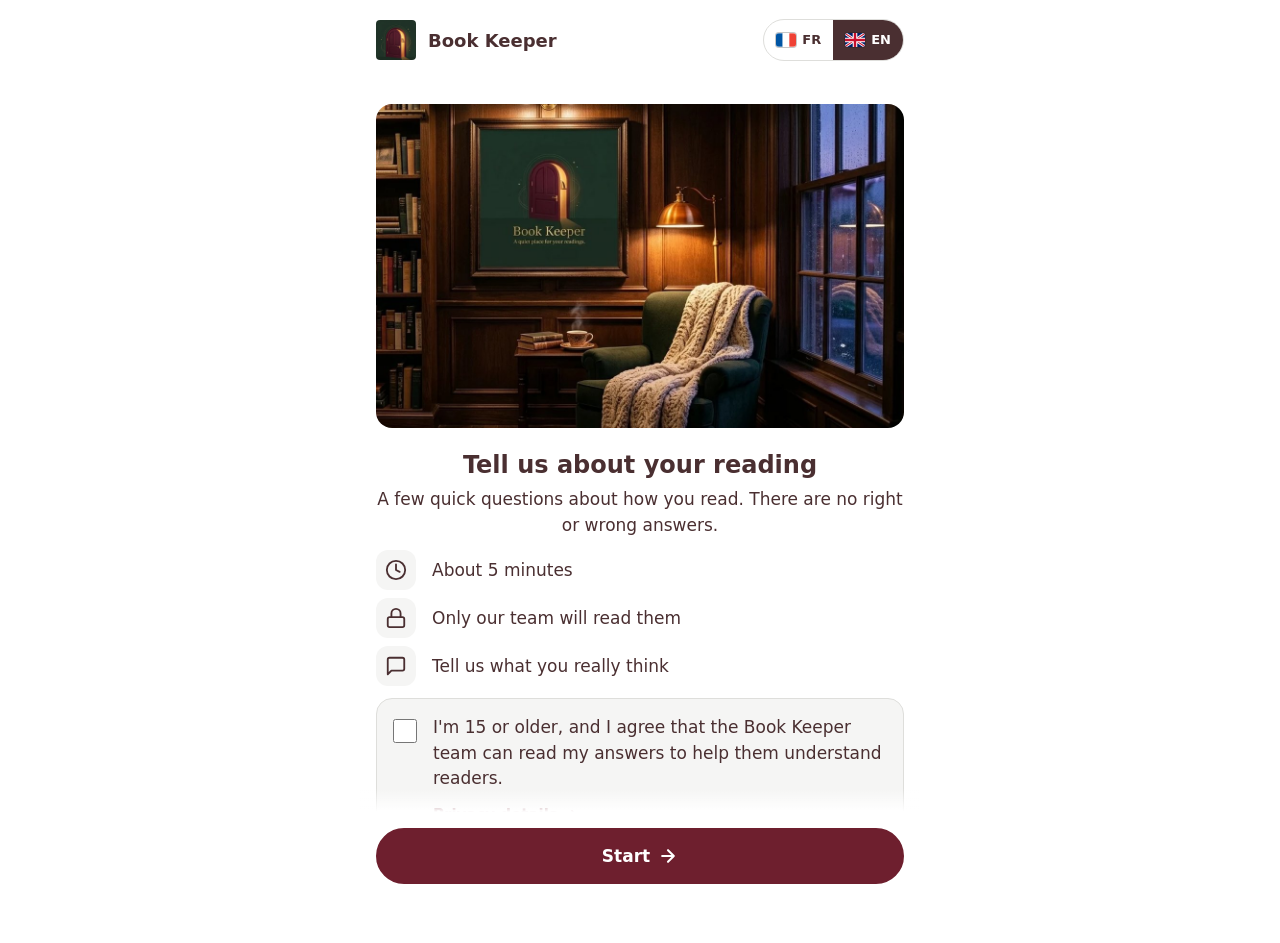
<file: bookiner/index.html>
<!doctype html>
<html lang="fr">
<head>
<meta charset="utf-8">
<meta name="viewport" content="width=device-width, initial-scale=1, interactive-widget=resizes-content">
<title>Parle-nous de tes lectures · Book Keeper</title>
<meta name="description" content="Quelques questions sur la façon dont tu notes tes lectures. Réservé à nos proches, 5 minutes.">
<meta name="robots" content="noindex, nofollow">
<meta property="og:type" content="website">
<meta property="og:site_name" content="Book Keeper">
<meta property="og:locale" content="fr_FR">
<meta property="og:locale:alternate" content="en_US">
<meta property="og:title" content="Parle-nous de tes lectures">
<meta property="og:description" content="5 minutes pour nous aider à imaginer un carnet de lecture privé, sans compte et sans internet.">
<meta property="og:url" content="https://bookkeeperapp.app/bookiner/">
<meta property="og:image" content="https://bookkeeperapp.app/bookiner/og-bookiner.jpg">
<meta property="og:image:type" content="image/jpeg">
<meta property="og:image:width" content="1200">
<meta property="og:image:height" content="630">
<meta property="og:image:alt" content="Un coin lecture chaleureux avec le tableau Book Keeper : A quiet place for your readings.">
<meta name="twitter:card" content="summary_large_image">
<meta name="twitter:title" content="Parle-nous de tes lectures">
<meta name="twitter:description" content="5 minutes pour nous aider à imaginer un carnet de lecture privé, sans compte et sans internet.">
<meta name="twitter:image" content="https://bookkeeperapp.app/bookiner/og-bookiner.jpg">
<meta name="color-scheme" content="light">
<meta name="theme-color" content="#FFFFFF">
<link rel="icon" href="../favicon.svg" type="image/svg+xml">
<link rel="stylesheet" href="entretien.css">
</head>
<body class="is-intro">
<a class="skip" href="#app">Aller au contenu</a>
<header class="ent-top">
  <div class="ent-head">
    <p class="ent-brand"><img src="logo-porte-v2.png" alt="" width="40" height="40">Book Keeper</p>
  <button type="button" class="ent-lang" id="lang" aria-label="Langue : français. Appuyer pour passer en anglais."><span class="ent-lang-opt on" data-lang="fr" aria-hidden="true"><span class="ent-flag"><svg viewBox="0 0 24 16" aria-hidden="true" focusable="false"><rect width="8" height="16" fill="#0055A4"/><rect x="8" width="8" height="16" fill="#FFFFFF"/><rect x="16" width="8" height="16" fill="#EF4135"/></svg></span><span>FR</span></span><span class="ent-lang-opt" data-lang="en" aria-hidden="true"><span class="ent-flag"><svg viewBox="0 0 60 40" preserveAspectRatio="xMidYMid slice" aria-hidden="true" focusable="false"><rect width="60" height="40" fill="#012169"/><path d="M0 0 60 40M60 0 0 40" stroke="#FFFFFF" stroke-width="8"/><path d="M0 0 60 40M60 0 0 40" stroke="#C8102E" stroke-width="3"/><path d="M30 0v40M0 20h60" stroke="#FFFFFF" stroke-width="13"/><path d="M30 0v40M0 20h60" stroke="#C8102E" stroke-width="7"/></svg></span><span>EN</span></span></button>
  </div>
  <div class="ent-progress" id="progress" hidden>
    <div class="ent-progress-row"><p id="progress-text"></p><p id="progress-pct"></p></div>
    <div class="ent-progress-bar" role="progressbar" aria-valuemin="0" aria-valuemax="100" aria-valuenow="0" aria-label="Avancement du questionnaire"><span id="progress-fill"></span></div>
  </div>
  <div class="ent-bar">
    <button type="button" class="ent-back-top" id="back-top" hidden><svg viewBox="0 0 24 24" fill="none" stroke="currentColor" stroke-width="2.5" stroke-linecap="round" stroke-linejoin="round" aria-hidden="true"><path d="M19 12H5M12 19l-7-7 7-7"/></svg><span id="back-label">Retour</span></button>
  </div>
</header>
<main class="ent-main" id="app" tabindex="-1">
  <noscript><p>Ce questionnaire a besoin de JavaScript pour s'afficher. Écris-nous simplement tes réponses par message. / This questionnaire needs JavaScript. Just send us your answers by message.</p></noscript>
</main>
<script src="entretien.js" defer></script>
</body>
</html>
</file>
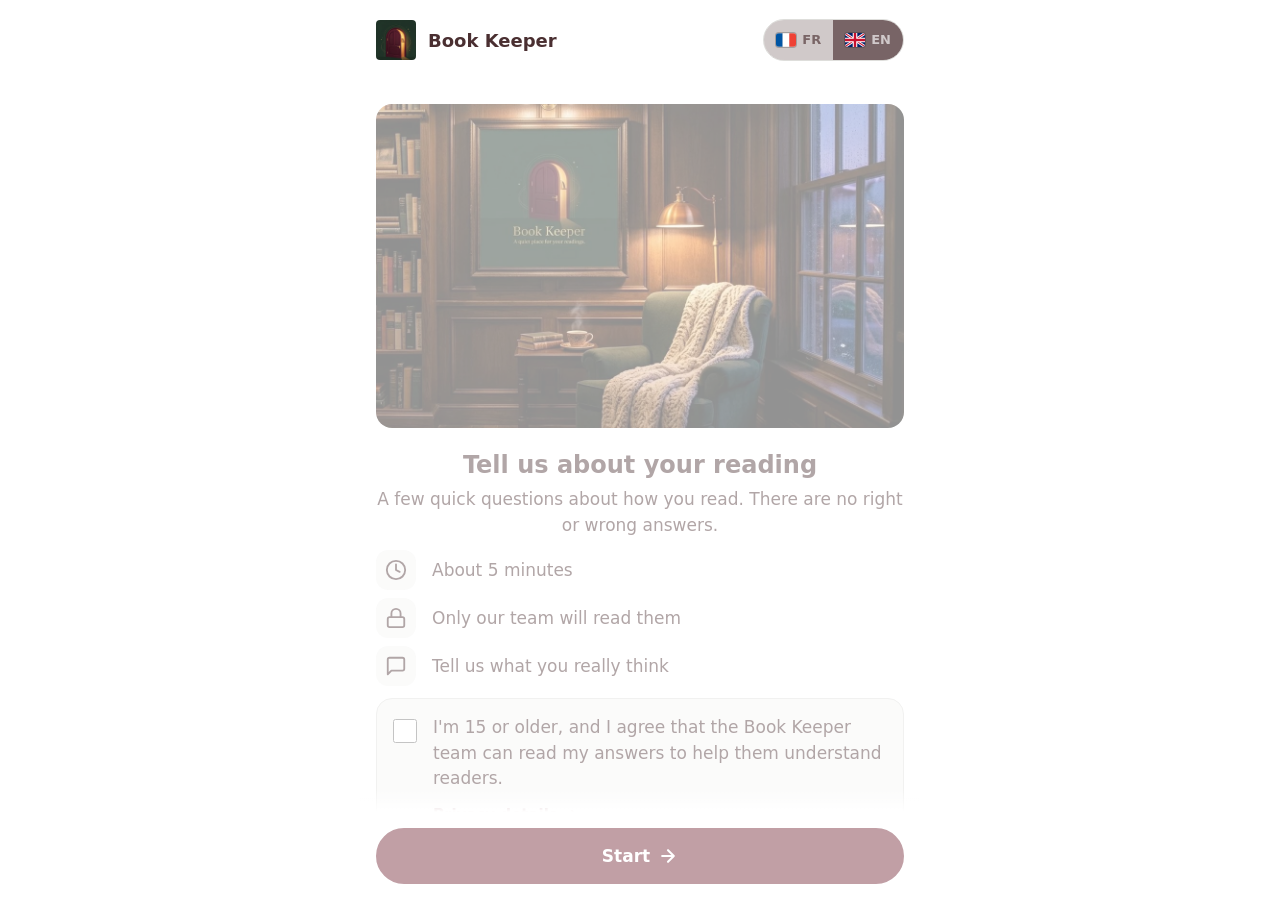
<file: bouquine/index.html>
<!doctype html>
<html lang="fr"><head><meta charset="utf-8"><meta name="robots" content="noindex, nofollow"><meta http-equiv="refresh" content="0; url=../bookiner/"><title>Parle-nous de tes lectures · Book Keeper</title>
<meta property="og:type" content="website">
<meta property="og:site_name" content="Book Keeper">
<meta property="og:locale" content="fr_FR">
<meta property="og:locale:alternate" content="en_US">
<meta property="og:title" content="Parle-nous de tes lectures">
<meta property="og:description" content="5 minutes pour nous aider à imaginer un carnet de lecture privé, sans compte et sans internet.">
<meta property="og:url" content="https://bookkeeperapp.app/bookiner/">
<meta property="og:image" content="https://bookkeeperapp.app/bookiner/og-bookiner.jpg">
<meta property="og:image:type" content="image/jpeg">
<meta property="og:image:width" content="1200">
<meta property="og:image:height" content="630">
<meta property="og:image:alt" content="Un coin lecture chaleureux avec le tableau Book Keeper : A quiet place for your readings.">
<meta name="twitter:card" content="summary_large_image">
<meta name="twitter:title" content="Parle-nous de tes lectures">
<meta name="twitter:description" content="5 minutes pour nous aider à imaginer un carnet de lecture privé, sans compte et sans internet.">
<meta name="twitter:image" content="https://bookkeeperapp.app/bookiner/og-bookiner.jpg">
</head>
<body><p><a href="../bookiner/">Continuer vers le questionnaire</a></p></body></html>
</file>
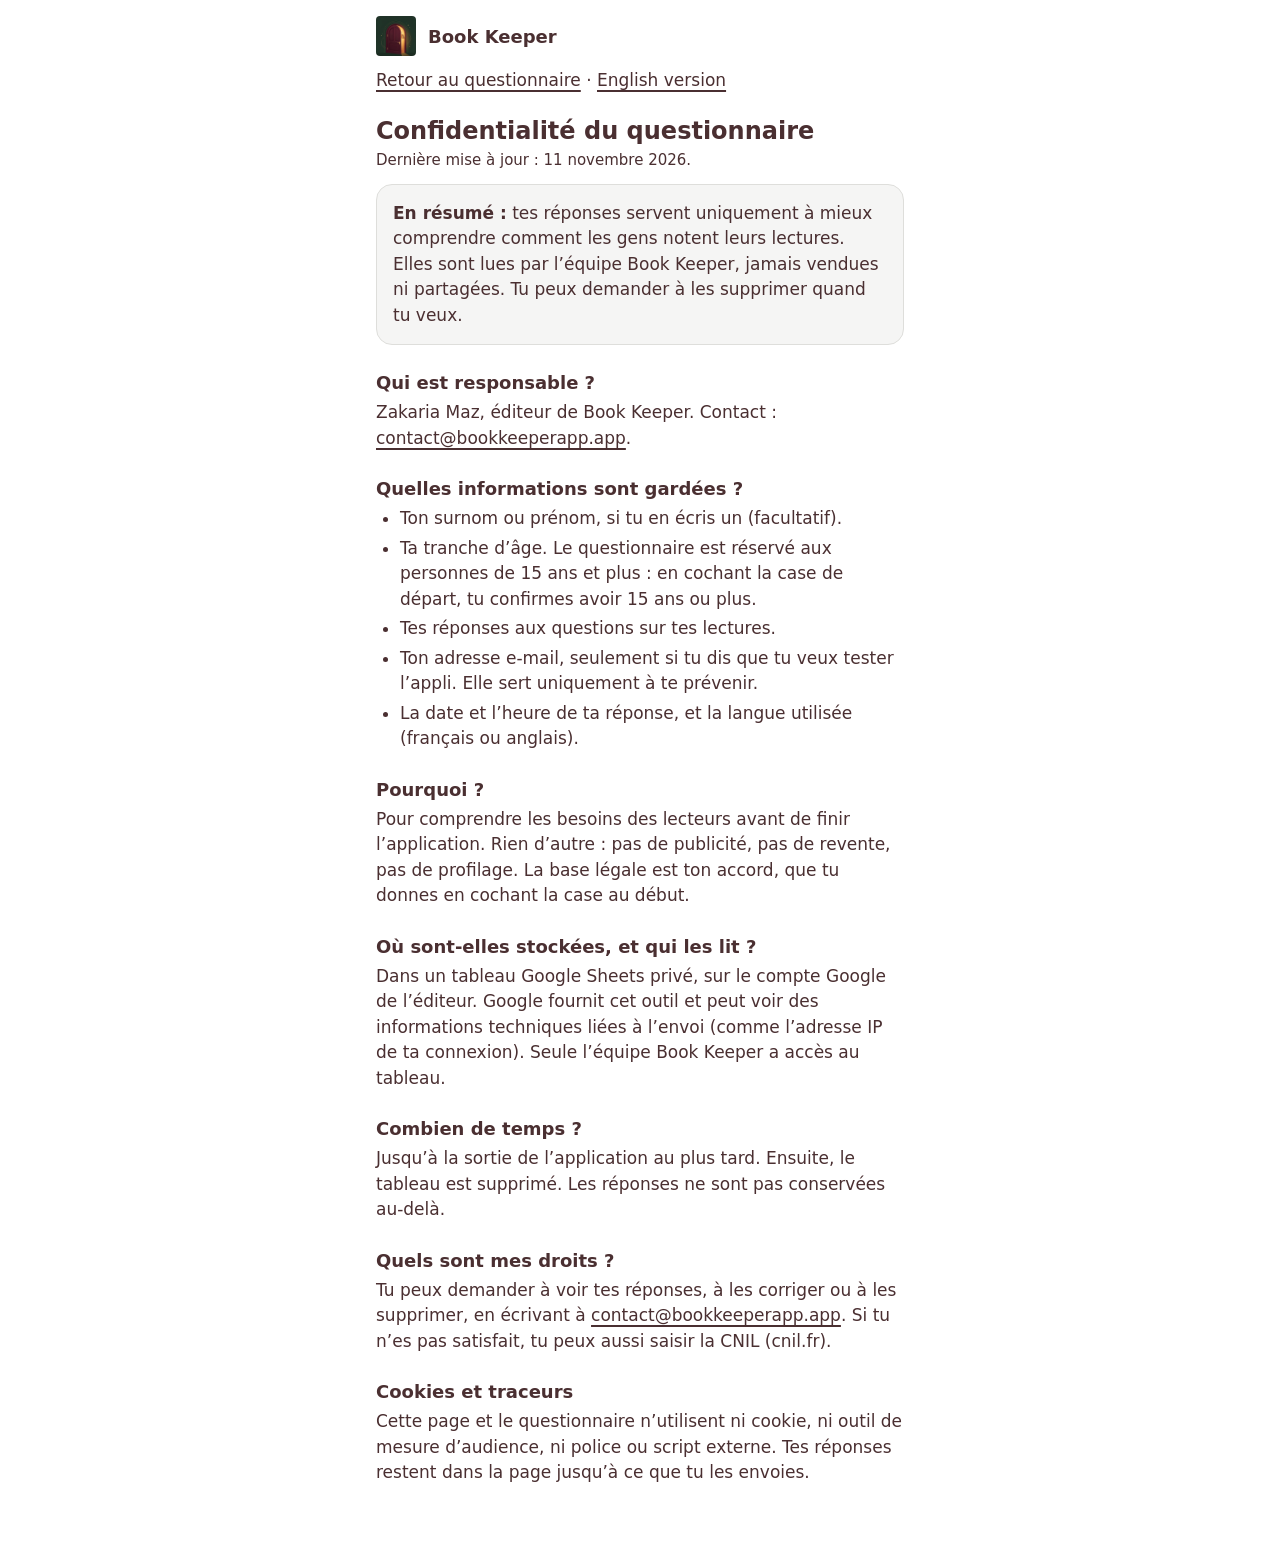
<file: bookiner/confidentialite.html>
<!DOCTYPE html>
<html lang="fr">
<head>
<meta charset="utf-8">
<meta name="viewport" content="width=device-width, initial-scale=1">
<title>Confidentialité du questionnaire · Book Keeper</title>
<meta name="robots" content="noindex, nofollow">
<meta name="color-scheme" content="light">
<link rel="icon" href="../favicon.svg" type="image/svg+xml">
<link rel="stylesheet" href="entretien.css">
</head>
<body>
<a class="skip" href="#contenu">Aller au contenu</a>
<main class="ent-doc" id="contenu">
  <p class="ent-brand"><img src="logo-porte-v2.png" alt="" width="40" height="40">Book Keeper</p>
  <nav class="ent-docnav"><a href="./">Retour au questionnaire</a> · <a href="privacy.html" lang="en">English version</a></nav>
  <h1>Confidentialité du questionnaire</h1>
  <p class="updated">Dernière mise à jour : 11 novembre 2026.</p>
  <div class="summary"><p><strong>En résumé :</strong> tes réponses servent uniquement à mieux comprendre comment les gens notent leurs lectures. Elles sont lues par l’équipe Book Keeper, jamais vendues ni partagées. Tu peux demander à les supprimer quand tu veux.</p></div>

  <h2>Qui est responsable ?</h2>
  <p>Zakaria Maz, éditeur de Book Keeper. Contact : <a href="mailto:contact@bookkeeperapp.app">contact@bookkeeperapp.app</a>.</p>

  <h2>Quelles informations sont gardées ?</h2>
  <ul>
    <li>Ton surnom ou prénom, si tu en écris un (facultatif).</li>
    <li>Ta tranche d’âge. Le questionnaire est réservé aux personnes de 15 ans et plus : en cochant la case de départ, tu confirmes avoir 15 ans ou plus.</li>
    <li>Tes réponses aux questions sur tes lectures.</li>
    <li>Ton adresse e-mail, seulement si tu dis que tu veux tester l’appli. Elle sert uniquement à te prévenir.</li>
    <li>La date et l’heure de ta réponse, et la langue utilisée (français ou anglais).</li>
  </ul>

  <h2>Pourquoi ?</h2>
  <p>Pour comprendre les besoins des lecteurs avant de finir l’application. Rien d’autre : pas de publicité, pas de revente, pas de profilage. La base légale est ton accord, que tu donnes en cochant la case au début.</p>

  <h2>Où sont-elles stockées, et qui les lit ?</h2>
  <p>Dans un tableau Google Sheets privé, sur le compte Google de l’éditeur. Google fournit cet outil et peut voir des informations techniques liées à l’envoi (comme l’adresse IP de ta connexion). Seule l’équipe Book Keeper a accès au tableau.</p>

  <h2>Combien de temps ?</h2>
  <p>Jusqu’à la sortie de l’application au plus tard. Ensuite, le tableau est supprimé. Les réponses ne sont pas conservées au-delà.</p>

  <h2>Quels sont mes droits ?</h2>
  <p>Tu peux demander à voir tes réponses, à les corriger ou à les supprimer, en écrivant à <a href="mailto:contact@bookkeeperapp.app">contact@bookkeeperapp.app</a>. Si tu n’es pas satisfait, tu peux aussi saisir la CNIL (cnil.fr).</p>

  <h2>Cookies et traceurs</h2>
  <p>Cette page et le questionnaire n’utilisent ni cookie, ni outil de mesure d’audience, ni police ou script externe. Tes réponses restent dans la page jusqu’à ce que tu les envoies.</p>
</main>
</body>
</html>
</file>
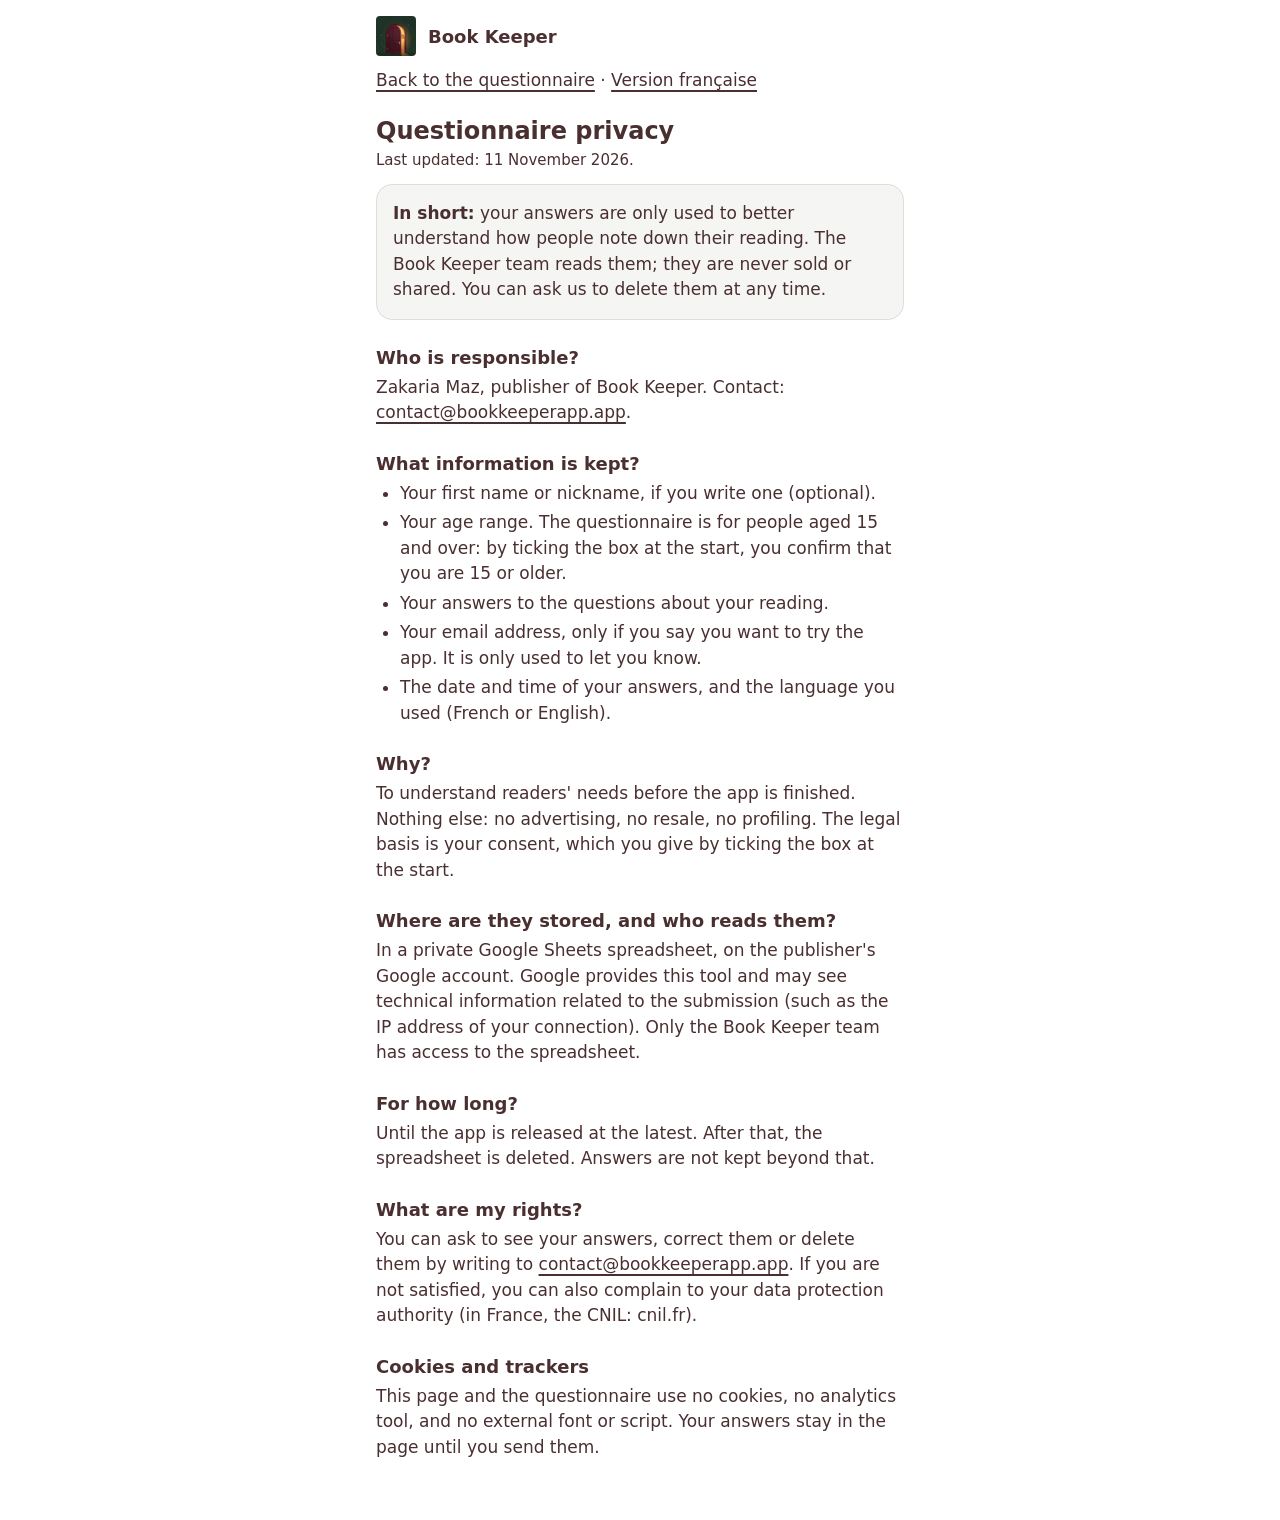
<file: bookiner/privacy.html>
<!DOCTYPE html>
<html lang="en">
<head>
<meta charset="utf-8">
<meta name="viewport" content="width=device-width, initial-scale=1">
<title>Questionnaire privacy · Book Keeper</title>
<meta name="robots" content="noindex, nofollow">
<meta name="color-scheme" content="light">
<link rel="icon" href="../favicon.svg" type="image/svg+xml">
<link rel="stylesheet" href="entretien.css">
</head>
<body>
<a class="skip" href="#content">Skip to content</a>
<main class="ent-doc" id="content">
  <p class="ent-brand"><img src="logo-porte-v2.png" alt="" width="40" height="40">Book Keeper</p>
  <nav class="ent-docnav"><a href="./?lang=en">Back to the questionnaire</a> · <a href="confidentialite.html" lang="fr">Version française</a></nav>
  <h1>Questionnaire privacy</h1>
  <p class="updated">Last updated: 11 November 2026.</p>
  <div class="summary"><p><strong>In short:</strong> your answers are only used to better understand how people note down their reading. The Book Keeper team reads them; they are never sold or shared. You can ask us to delete them at any time.</p></div>

  <h2>Who is responsible?</h2>
  <p>Zakaria Maz, publisher of Book Keeper. Contact: <a href="mailto:contact@bookkeeperapp.app">contact@bookkeeperapp.app</a>.</p>

  <h2>What information is kept?</h2>
  <ul>
    <li>Your first name or nickname, if you write one (optional).</li>
    <li>Your age range. The questionnaire is for people aged 15 and over: by ticking the box at the start, you confirm that you are 15 or older.</li>
    <li>Your answers to the questions about your reading.</li>
    <li>Your email address, only if you say you want to try the app. It is only used to let you know.</li>
    <li>The date and time of your answers, and the language you used (French or English).</li>
  </ul>

  <h2>Why?</h2>
  <p>To understand readers' needs before the app is finished. Nothing else: no advertising, no resale, no profiling. The legal basis is your consent, which you give by ticking the box at the start.</p>

  <h2>Where are they stored, and who reads them?</h2>
  <p>In a private Google Sheets spreadsheet, on the publisher's Google account. Google provides this tool and may see technical information related to the submission (such as the IP address of your connection). Only the Book Keeper team has access to the spreadsheet.</p>

  <h2>For how long?</h2>
  <p>Until the app is released at the latest. After that, the spreadsheet is deleted. Answers are not kept beyond that.</p>

  <h2>What are my rights?</h2>
  <p>You can ask to see your answers, correct them or delete them by writing to <a href="mailto:contact@bookkeeperapp.app">contact@bookkeeperapp.app</a>. If you are not satisfied, you can also complain to your data protection authority (in France, the CNIL: cnil.fr).</p>

  <h2>Cookies and trackers</h2>
  <p>This page and the questionnaire use no cookies, no analytics tool, and no external font or script. Your answers stay in the page until you send them.</p>
</main>
</body>
</html>
</file>
<file: bookiner/entretien.css>
/* Questionnaire Book Keeper : interface CLAIRE, police sans serif, icônes en trait.
   Une seule couleur forte : le bordeaux du bouton principal (#6E1F2E). Texte : bordeaux foncé du design system ; fonds : blanc et gris clair ; vert du design system pour les validations.
   Mobile d'abord. Espacements en multiples de 4 et 8, cibles tactiles >= 48 px. Aucune ressource externe. */
:root {
  color-scheme: light;
  --bg: #FFFFFF;
  --soft: #F5F5F4;
  --line: #DEDEDB;
  --text: #4A2F31; /* bordeaux foncé du design system (bo900) : plus de noir ni de gris foncé */
  --text-2: #4A2F31;
  --ok-bg: #8FD3A4; /* vert vif du design system (foA300) : validation, remerciement */
  --ok: #1F4D33; /* vert forêt du design system (fo700) pour le trait du check */
  --wine: #6E1F2E;
  --wine-dark: #4A2F31; /* bordeaux foncé du design system (bo900) */
  --on-wine: #FFFFFF;
  --font: system-ui, -apple-system, "Segoe UI", Roboto, "Helvetica Neue", Arial, sans-serif;
}
* { box-sizing: border-box; }
[hidden] { display: none !important; }
html { -webkit-text-size-adjust: 100%; }
body { margin: 0; background: var(--bg); color: var(--text); font-family: var(--font); font-size: 1.0625rem; line-height: 1.5; min-height: 100vh; min-height: 100dvh; display: flex; flex-direction: column; caret-color: var(--text); accent-color: var(--text); }
::selection { background: var(--wine-dark); color: var(--bg); }
a { color: var(--text); text-decoration-thickness: 2px; text-underline-offset: 4px; }
:focus-visible { outline: 3px solid var(--wine-dark); outline-offset: 2px; border-radius: 8px; }
.skip { position: absolute; left: 16px; top: -80px; background: var(--wine-dark); color: var(--bg); padding: 12px 24px; border-radius: 999px; z-index: 10; font-weight: 600; }
.skip:focus { top: 16px; }

.ent-top { width: 100%; max-width: 560px; margin: 0 auto; padding: 16px 16px 0; }
.ent-brand { display: flex; align-items: center; gap: 12px; margin: 0; font-weight: 700; font-size: 1.125rem; }
.ent-brand img { width: 40px; height: 40px; border-radius: 4px; object-fit: cover; }
.ent-progress-row { display: flex; justify-content: space-between; margin: 0 0 8px; color: var(--text-2); font-size: 0.9375rem; }
.ent-progress-row p { margin: 0; }
.ent-progress-bar { height: 8px; border-radius: 8px; background: var(--soft); overflow: hidden; border: 1px solid var(--line); }
.ent-progress-bar span { display: block; height: 100%; width: 0; background: var(--wine-dark); border-radius: 8px; transition: width 200ms ease; }
.ent-back-top { grid-column: 1; justify-self: start; display: inline-flex; align-items: center; gap: 8px; min-height: 48px; margin: 0 0 0 -8px; padding: 0 8px; background: none; border: 0; color: var(--text-2); font: inherit; font-weight: 600; cursor: pointer; }
.ent-back-top svg { width: 20px; height: 20px; }

.ent-main { flex: 1; width: 100%; max-width: 560px; margin: 0 auto; padding: 8px 16px 0; display: flex; flex-direction: column; gap: 24px; outline: none; }
.ent-card { border: 1px solid var(--line); border-radius: 24px; padding: 24px 16px; background: var(--bg); box-shadow: 0 8px 24px rgba(74, 47, 49, 0.08); display: flex; flex-direction: column; gap: 16px; }
.ent-card h2 { margin: 0; font-size: 1.25rem; line-height: 1.3; font-weight: 700; text-wrap: pretty; outline: none; }
.ent-hint { margin: 0; color: var(--text-2); font-size: 0.9375rem; }
.ent-card h2 + .ent-hint { margin-top: -8px; }
.ent-field { display: flex; flex-direction: column; gap: 12px; border: 0; padding: 0; margin: 0; min-width: 0; }

/* Choix */
.ent-choice { display: block; position: relative; }
.ent-choice input { position: absolute; inset: 0; width: 100%; height: 100%; margin: 0; opacity: 0; cursor: pointer; }
.ent-opt { display: flex; align-items: center; gap: 16px; min-height: 64px; padding: 8px 16px 8px 12px; background: var(--bg); border: 2px solid var(--line); border-radius: 16px; }
.ent-opt-plain { padding-left: 16px; }
.ent-ico { flex: none; display: grid; place-items: center; width: 40px; height: 40px; border-radius: 12px; background: var(--soft); color: var(--text); }
.ent-ico svg { width: 22px; height: 22px; fill: none; stroke: currentColor; stroke-width: 2; stroke-linecap: round; stroke-linejoin: round; }
.ent-opt-text { flex: 1; font-weight: 600; line-height: 1.3; }
.ent-box { flex: none; display: grid; place-items: center; width: 24px; height: 24px; border-radius: 8px; border: 2px solid var(--line); background: var(--bg); color: var(--bg); }
.ent-box svg { width: 16px; height: 16px; fill: none; stroke: currentColor; stroke-width: 3; stroke-linecap: round; stroke-linejoin: round; }
.ent-choice input:checked + .ent-opt { border-color: var(--wine-dark); background: var(--soft); }
.ent-choice input:checked + .ent-opt .ent-box { background: var(--wine-dark); border-color: var(--wine-dark); }
.ent-choice input:disabled { cursor: not-allowed; }
.ent-choice input:disabled + .ent-opt { opacity: 0.5; }
.ent-choice input:focus-visible + .ent-opt { outline: 3px solid var(--wine-dark); outline-offset: 2px; }

/* Saisies */
.ent-input, .ent-textarea { width: 100%; min-height: 56px; padding: 12px 16px; font: inherit; color: var(--text); background: var(--bg); border: 2px solid var(--line); border-radius: 16px; }
.ent-textarea { min-height: 160px; resize: vertical; }
.ent-input:focus-visible, .ent-textarea:focus-visible { outline: 3px solid var(--wine-dark); outline-offset: 2px; border-color: var(--wine-dark); }
.ent-label { font-weight: 600; font-size: 0.9375rem; }

/* Boutons : seul le principal est bordeaux */
.ent-actions { display: flex; gap: 16px; position: sticky; bottom: var(--kb, 0px); z-index: 5; margin: auto -16px 0; padding: 16px 16px calc(16px + env(safe-area-inset-bottom)); background: var(--bg); }
.ent-actions::before { content: ''; position: absolute; left: 0; right: 0; bottom: 100%; height: 24px; background: linear-gradient(to top, var(--bg), rgba(255, 255, 255, 0)); pointer-events: none; }
.ent-btn { flex: 1; min-height: 56px; padding: 8px 24px; font: inherit; font-weight: 700; color: var(--on-wine); background: var(--wine); border: 2px solid var(--wine); border-radius: 999px; cursor: pointer; display: inline-flex; align-items: center; justify-content: center; gap: 8px; text-decoration: none; }
.ent-btn svg { width: 20px; height: 20px; fill: none; stroke: currentColor; stroke-width: 2.5; stroke-linecap: round; stroke-linejoin: round; }
.ent-btn.secondary { flex: 0 0 auto; color: var(--text); background: var(--bg); border-color: var(--line); }
.ent-btn[disabled] { opacity: 0.5; cursor: not-allowed; }
.ent-btn:focus-visible { outline: 3px solid var(--wine-dark); outline-offset: 3px; }
.ent-btn.ent-kb-only:not(:focus-visible) { position: absolute; width: 1px; height: 1px; padding: 0; margin: -1px; overflow: hidden; clip: rect(0 0 0 0); border: 0; white-space: nowrap; }
.ent-error { margin: 0; padding: 12px 16px; border: 2px solid var(--text); border-radius: 12px; background: var(--soft); font-weight: 600; }
.ent-note { margin: 0; color: var(--text-2); font-size: 0.9375rem; }

/* Accueil */
.ent-hero { margin: 0; }
.ent-hero img.photo { display: block; width: 100%; height: auto; aspect-ratio: 716 / 439; object-fit: cover; border-radius: 16px; background: var(--soft); }
.ent-intro-body { display: flex; flex-direction: column; gap: 12px; padding-top: 0; }
.ent-intro-body h1, .ent-intro-body .ent-sub { text-align: center; }
.ent-intro-body h1 { margin: 0; font-size: 1.5rem; line-height: 1.15; font-weight: 800; text-wrap: pretty; outline: none; }
.ent-intro-body p { margin: 0; color: var(--text-2); }
.ent-intro-body h1 + .ent-sub { margin-top: -4px; }
.ent-facts { list-style: none; margin: 0; padding: 0; display: flex; flex-direction: column; gap: 8px; }
.ent-facts li { display: flex; align-items: center; gap: 16px; }
.ent-consent { display: flex; flex-direction: column; gap: 12px; padding: 16px; border-radius: 16px; background: var(--soft); border: 1px solid var(--line); }
.ent-check { display: flex; align-items: flex-start; gap: 16px; cursor: pointer; }
.ent-consent a { color: var(--wine); font-weight: 600; }
.ent-check input { flex: none; width: 24px; height: 24px; margin: 4px 0 0; }

/* Fin */
.ent-done { align-items: center; text-align: center; }
.ent-done h2, .ent-done p { margin: 0; }
.ent-done h2 + p { margin-top: -8px; }
.ent-done .ent-ico { width: 64px; height: 64px; border-radius: 999px; background: var(--ok-bg); color: var(--ok); }
.ent-done .ent-ico svg { width: 32px; height: 32px; stroke-width: 3; }
.ent-share { margin-top: -8px; margin-bottom: 24px; align-items: stretch; }
.ent-share-img { display: block; width: 100%; height: auto; aspect-ratio: 1200 / 630; object-fit: cover; border-radius: 16px; border: 1px solid var(--line); }
.ent-card.ent-share h3 { margin: 0; font-size: 1.125rem; line-height: 1.3; font-weight: 700; text-wrap: pretty; }
.ent-share p { margin: 0; color: var(--text-2); }
.ent-share .ent-btn { flex: none; width: 100%; }

/* Pages texte (confidentialité) */
.ent-doc { width: 100%; max-width: 560px; margin: 0 auto; padding: 16px 16px 48px; }
.ent-doc h1 { margin: 24px 0 4px; font-size: 1.5rem; line-height: 1.15; font-weight: 800; }
.ent-doc h2 { margin: 24px 0 4px; font-size: 1.125rem; font-weight: 700; }
.ent-doc p, .ent-doc li { color: var(--text-2); }
.ent-doc p, .ent-doc ul, .ent-doc ol { margin: 0 0 12px; }
.ent-doc ul, .ent-doc ol { padding-left: 24px; }
.ent-doc li { margin: 0 0 4px; }
.ent-doc h1 + p, .ent-doc h2 + p, .ent-doc h2 + ul { margin-top: 0; }
.ent-doc .updated { font-size: 0.9375rem; }
.ent-doc .summary { padding: 16px; border-radius: 16px; background: var(--soft); border: 1px solid var(--line); color: var(--text); }
.ent-doc .summary p { margin: 0; color: var(--text); }

@media (prefers-reduced-motion: reduce) { .ent-progress-bar span { transition: none; } }
@media (min-width: 640px) { .ent-main { padding-top: 24px; } .ent-hero img.photo { display: block; width: 100%; height: auto; aspect-ratio: 716 / 439; object-fit: cover; border-radius: 16px; background: var(--soft); } }

body { padding-bottom: var(--kb, 0px); }

.ent-head { display: flex; align-items: center; justify-content: space-between; gap: 16px; min-height: 48px; margin: 0 0 16px; }
.ent-bar { display: flex; align-items: center; min-height: 48px; margin-top: 8px; }
.ent-bar:has(#back-top[hidden]) { display: none; }
.ent-lang { flex: none; display: inline-flex; padding: 0; overflow: hidden; border: 1px solid var(--line); border-radius: 999px; background: var(--bg); cursor: pointer; font: inherit; }
.ent-lang-opt { display: inline-flex; align-items: center; gap: 6px; min-height: 40px; padding: 0 12px; color: var(--text-2); font-size: 0.8125rem; font-weight: 700; transition: background 150ms ease, color 150ms ease; }
.ent-lang-opt.on { background: var(--wine-dark); color: var(--bg); }
.ent-lang:focus-visible { outline-offset: 3px; }
.ent-flag { display: block; width: 20px; height: 14px; border-radius: 3px; overflow: hidden; box-shadow: 0 0 0 1px rgba(23, 23, 23, 0.24); }
.ent-flag svg { display: block; width: 20px; height: 14px; }

.ent-main { transition: opacity 160ms ease; }
.ent-main.is-leaving { opacity: 0; }
.ent-main.is-entering { animation: ent-fade-in 320ms ease backwards; }
@keyframes ent-fade-in { from { opacity: 0; } to { opacity: 1; } }
@media (prefers-reduced-motion: reduce) { .ent-main { transition: none; } .ent-main.is-entering { animation: none; } }

.ent-toasts { position: fixed; left: 16px; right: 16px; bottom: calc(var(--kb, 0px) + 112px + env(safe-area-inset-bottom)); z-index: 20; display: flex; flex-direction: column; align-items: center; gap: 8px; pointer-events: none; }
.ent-toast { pointer-events: auto; display: flex; align-items: center; gap: 12px; width: 100%; max-width: 528px; padding: 12px 16px; border-radius: 16px; background: var(--wine-dark); color: var(--bg); box-shadow: 0 8px 24px rgba(23, 23, 23, 0.24); font-weight: 600; line-height: 1.4; cursor: pointer; animation: ent-fade-in 200ms ease backwards; transition: opacity 200ms ease; }
.ent-toast.out { opacity: 0; }
.ent-toast .ent-ico { flex: none; width: 24px; height: 24px; background: none; border: 0; color: inherit; }
.ent-toast .ent-ico svg { width: 24px; height: 24px; }
@media (prefers-reduced-motion: reduce) { .ent-toast { animation: none; transition: none; } }
@media (prefers-reduced-motion: reduce) { .ent-lang-opt { transition: none; } }

/* Lien « Détails de confidentialité » : aligné sur le texte de la case (24 px de case + 16 px d'espace), avec une flèche. */
.ent-consent .ent-note { margin-left: 40px; }
.ent-consent a.ent-more { display: inline-flex; align-items: center; gap: 8px; padding: 8px 0; margin: -8px 0; }
.ent-more svg { width: 16px; height: 16px; fill: none; stroke: currentColor; stroke-width: 2.5; stroke-linecap: round; stroke-linejoin: round; }

/* Modale plein écran (confidentialité) */
html.modal-open { overflow: hidden; }
.ent-modal { position: fixed; inset: 0; z-index: 30; display: flex; flex-direction: column; background: var(--bg); opacity: 0; transition: opacity 220ms ease; }
.ent-modal.open { opacity: 1; }
.ent-modal svg { fill: none; stroke: currentColor; stroke-width: 2; stroke-linecap: round; stroke-linejoin: round; }
.ent-modal-top { flex: none; padding: env(safe-area-inset-top) 16px 8px; border-bottom: 1px solid var(--line); background: var(--bg); }
.ent-modal-bar { display: grid; grid-template-columns: 1fr auto 1fr; align-items: center; gap: 8px; min-height: 48px; max-width: 560px; margin: 8px auto 0; }
.ent-modal-bar .ent-back-top { margin: 0 0 0 -8px; }
.ent-modal-x { grid-column: 3; justify-self: end; display: grid; place-items: center; width: 48px; height: 48px; margin-right: -8px; padding: 0; border: 0; border-radius: 999px; background: none; color: var(--text); cursor: pointer; }
.ent-modal-x svg { width: 24px; height: 24px; }
.ent-modal-body { flex: 1; overflow-y: auto; overscroll-behavior: contain; -webkit-overflow-scrolling: touch; }
.ent-modal .ent-doc { padding-top: 16px; padding-bottom: calc(48px + env(safe-area-inset-bottom)); }
.ent-modal .ent-doc h1 { margin-top: 0; }
.ent-modal-msg { max-width: 560px; margin: 24px auto; padding: 0 16px; color: var(--text-2); }
@media (prefers-reduced-motion: reduce) { .ent-modal { transition: none; } }
.ent-docnav { margin: 0 0 8px; }
</file>
